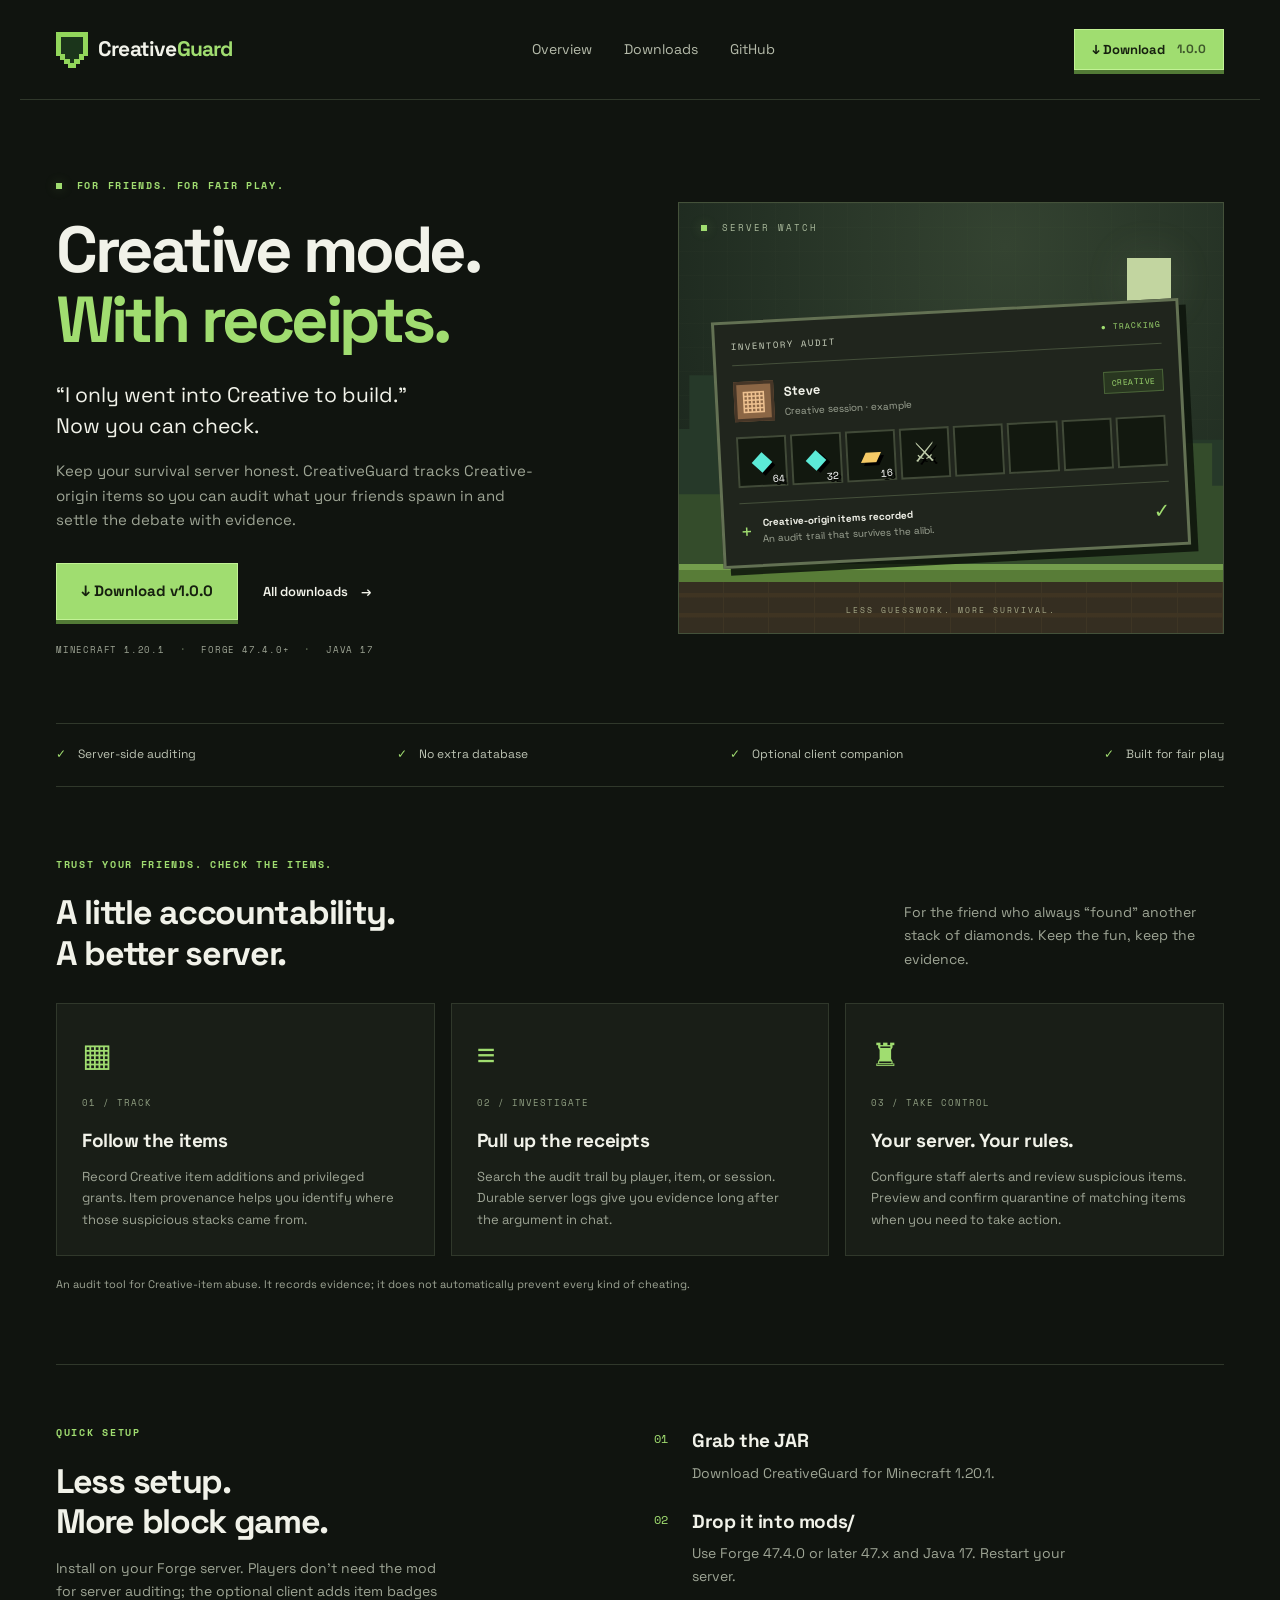
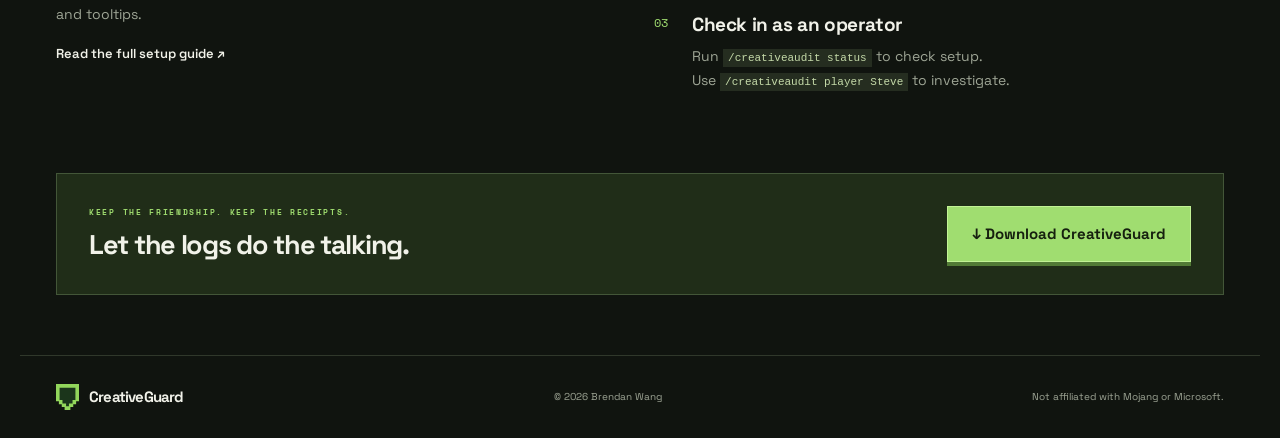
<file: site/index.html>
<!doctype html><html lang="en"><head><meta charset="UTF-8"><meta name="viewport" content="width=device-width,initial-scale=1"><meta name="theme-color" content="#10150f"><meta name="description" content="CreativeGuard is a Minecraft Forge mod that tracks Creative-origin items and gives your friend server an audit trail."><title>Overview · CreativeGuard</title><link rel="icon" href="mark.svg" type="image/svg+xml"><link rel="stylesheet" href="style.css"></head><body><header><a class="brand" href="index.html"><img src="mark.svg" width="32" height="36" alt="">Creative<span>Guard</span></a><nav aria-label="Main navigation"><a href="index.html">Overview</a><a href="downloads.html">Downloads</a><a class="github" href="https://github.com/brendanwang/CreativeGuardMC">GitHub</a></nav><a class="button small" href="https://github.com/brendanwang/CreativeGuardMC/releases/download/v1.0.0/creativeguard-1.0.0.jar">↓ Download <span>1.0.0</span></a></header><main><section class="hero"><div class="hero-copy"><div class="eyebrow"><span class="dot"></span> FOR FRIENDS. FOR FAIR PLAY.</div><h1>Creative mode.<br><em>With receipts.</em></h1><p class="lead">“I only went into Creative to build.”<br>Now you can check.</p><p class="intro">Keep your survival server honest. CreativeGuard tracks Creative-origin items so you can audit what your friends spawn in and settle the debate with evidence.</p><div class="actions"><a class="button" href="https://github.com/brendanwang/CreativeGuardMC/releases/download/v1.0.0/creativeguard-1.0.0.jar">↓ Download v1.0.0</a><a class="text-link" href="downloads.html">All downloads <span>→</span></a></div><div class="compat">MINECRAFT 1.20.1 <b>·</b> FORGE 47.4.0+ <b>·</b> JAVA 17</div></div><div class="scene" aria-label="Illustrated example of a Creative inventory audit"><div class="scene-label"><span class="dot"></span> SERVER WATCH</div><div class="moon"></div><div class="mountain mountain-back"></div><div class="mountain"></div><div class="inventory"><div class="window-title"><span>INVENTORY AUDIT</span><span class="live">● TRACKING</span></div><div class="player"><div class="avatar">▦</div><div><strong>Steve</strong><small>Creative session · example</small></div><span class="tag">CREATIVE</span></div><div class="slots"><div class="slot diamond">◆<small>64</small></div><div class="slot diamond">◆<small>32</small></div><div class="slot gold">▰<small>16</small></div><div class="slot sword">⚔</div><div class="slot"></div><div class="slot"></div><div class="slot"></div><div class="slot"></div></div><div class="audit-line"><span>+</span><div><strong>Creative-origin items recorded</strong><small>An audit trail that survives the alibi.</small></div><span class="check">✓</span></div></div><div class="terrain"><i></i><i></i><i></i><i></i><i></i><i></i><i></i><i></i><i></i><i></i><i></i><i></i></div><div class="scene-bottom">LESS GUESSWORK. MORE SURVIVAL.</div></div></section><div class="strip"><span><i>✓</i> Server-side auditing</span><span><i>✓</i> No extra database</span><span><i>✓</i> Optional client companion</span><span><i>✓</i> Built for fair play</span></div><section class="features" id="features"><div class="section-heading"><div><div class="eyebrow">TRUST YOUR FRIENDS. CHECK THE ITEMS.</div><h2>A little accountability.<br>A better server.</h2></div><p>For the friend who always “found” another stack of diamonds. Keep the fun, keep the evidence.</p></div><div class="cards"><article><div class="pixel-icon">▦</div><span class="number">01 / TRACK</span><h3>Follow the items</h3><p>Record Creative item additions and privileged grants. Item provenance helps you identify where those suspicious stacks came from.</p></article><article><div class="pixel-icon">≡</div><span class="number">02 / INVESTIGATE</span><h3>Pull up the receipts</h3><p>Search the audit trail by player, item, or session. Durable server logs give you evidence long after the argument in chat.</p></article><article><div class="pixel-icon">♜</div><span class="number">03 / TAKE CONTROL</span><h3>Your server. Your rules.</h3><p>Configure staff alerts and review suspicious items. Preview and confirm quarantine of matching items when you need to take action.</p></article></div><p class="note">An audit tool for Creative-item abuse. It records evidence; it does not automatically prevent every kind of cheating.</p></section><section class="setup"><div><div class="eyebrow">QUICK SETUP</div><h2>Less setup.<br>More block game.</h2><p>Install on your Forge server. Players don’t need the mod for server auditing; the optional client adds item badges and tooltips.</p><a class="text-link" href="https://github.com/brendanwang/CreativeGuardMC#install">Read the full setup guide ↗</a></div><ol><li><span>01</span><div><h3>Grab the JAR</h3><p>Download CreativeGuard for Minecraft 1.20.1.</p></div></li><li><span>02</span><div><h3>Drop it into mods/</h3><p>Use Forge 47.4.0 or later 47.x and Java 17. Restart your server.</p></div></li><li><span>03</span><div><h3>Check in as an operator</h3><p>Run <code>/creativeaudit status</code> to check setup.<br>Use <code>/creativeaudit player Steve</code> to investigate.</p></div></li></ol></section><section class="cta"><div><div class="eyebrow">KEEP THE FRIENDSHIP. KEEP THE RECEIPTS.</div><h2>Let the logs do the talking.</h2></div><a class="button" href="https://github.com/brendanwang/CreativeGuardMC/releases/download/v1.0.0/creativeguard-1.0.0.jar">↓ Download CreativeGuard</a></section></main><footer><a class="brand" href="index.html"><img src="mark.svg" width="23" height="26" alt="">CreativeGuard</a><span>© 2026 Brendan Wang</span><span>Not affiliated with Mojang or Microsoft.</span></footer></body></html>
</file>
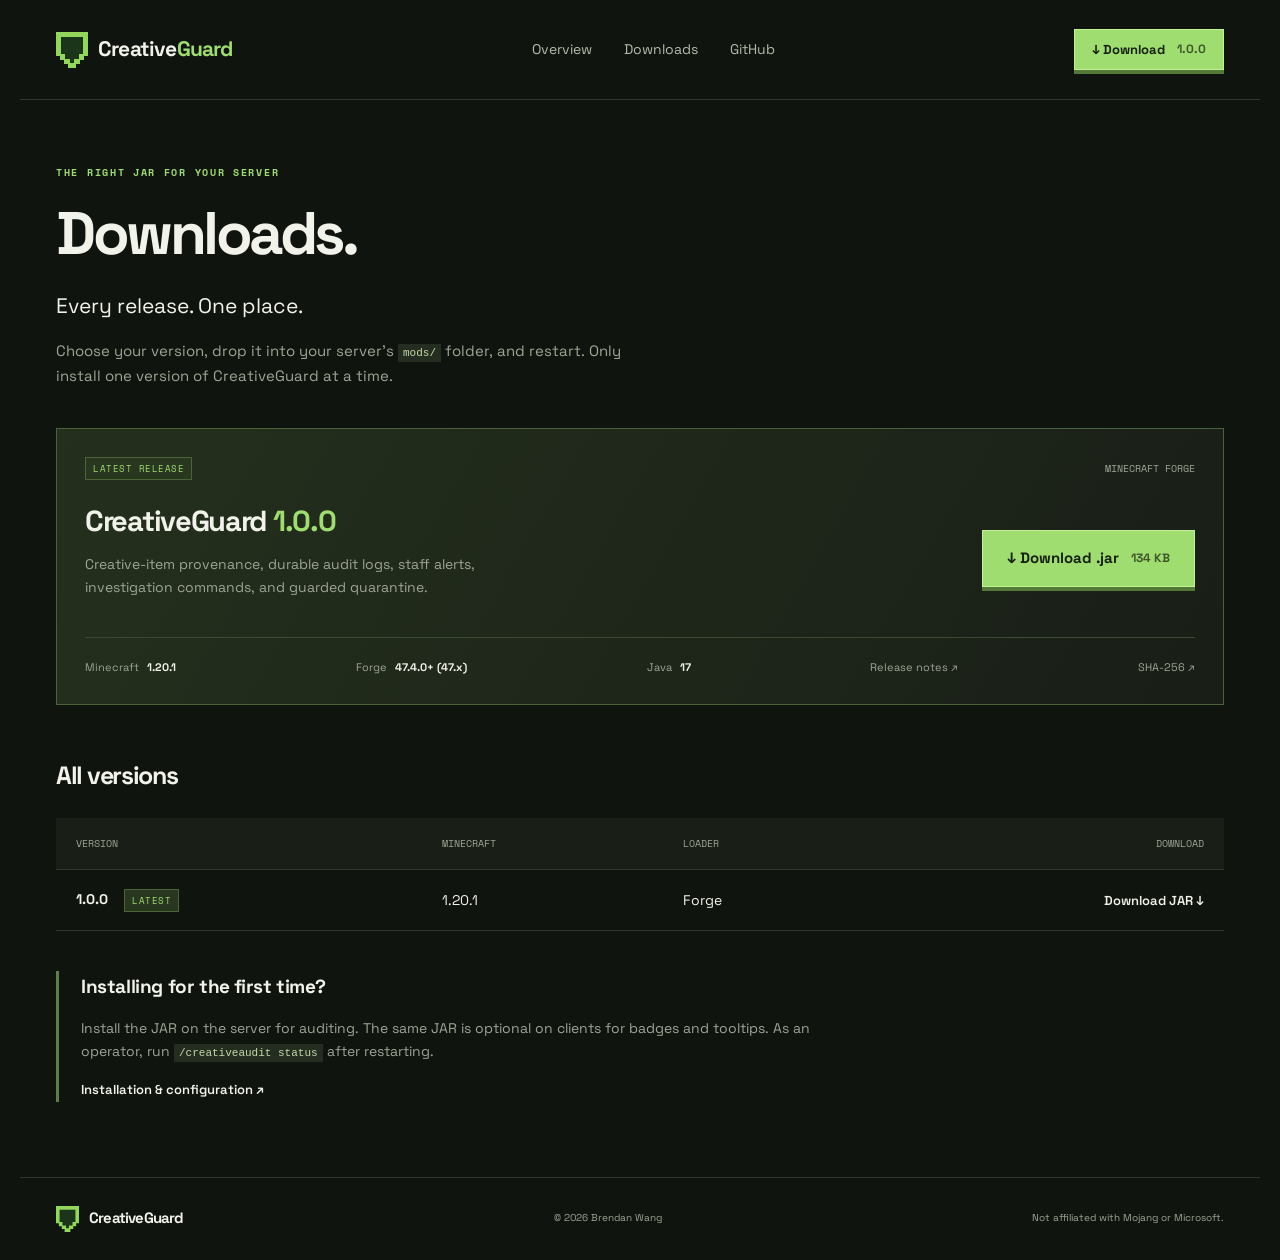
<file: site/downloads.html>
<!doctype html><html lang="en"><head><meta charset="UTF-8"><meta name="viewport" content="width=device-width,initial-scale=1"><meta name="theme-color" content="#10150f"><meta name="description" content="CreativeGuard is a Minecraft Forge mod that tracks Creative-origin items and gives your friend server an audit trail."><title>Downloads · CreativeGuard</title><link rel="icon" href="mark.svg" type="image/svg+xml"><link rel="stylesheet" href="style.css"></head><body><header><a class="brand" href="index.html"><img src="mark.svg" width="32" height="36" alt="">Creative<span>Guard</span></a><nav aria-label="Main navigation"><a href="index.html">Overview</a><a href="downloads.html">Downloads</a><a class="github" href="https://github.com/brendanwang/CreativeGuardMC">GitHub</a></nav><a class="button small" href="https://github.com/brendanwang/CreativeGuardMC/releases/download/v1.0.0/creativeguard-1.0.0.jar">↓ Download <span>1.0.0</span></a></header><main class="downloads"><div class="eyebrow">THE RIGHT JAR FOR YOUR SERVER</div><h1>Downloads.</h1><p class="lead">Every release. One place.</p><p class="intro">Choose your version, drop it into your server’s <code>mods/</code> folder, and restart. Only install one version of CreativeGuard at a time.</p><section class="release"><div class="release-top"><span class="tag">LATEST RELEASE</span><span class="muted">MINECRAFT FORGE</span></div><div class="release-main"><div><h2>CreativeGuard <span class="green">1.0.0</span></h2><p>Creative-item provenance, durable audit logs, staff alerts,<br>investigation commands, and guarded quarantine.</p></div><a class="button" href="https://github.com/brendanwang/CreativeGuardMC/releases/download/v1.0.0/creativeguard-1.0.0.jar">↓ Download .jar <span>134 KB</span></a></div><div class="release-meta"><span>Minecraft <strong>1.20.1</strong></span><span>Forge <strong>47.4.0+ (47.x)</strong></span><span>Java <strong>17</strong></span><a href="https://github.com/brendanwang/CreativeGuardMC/releases/tag/v1.0.0">Release notes ↗</a><a href="https://github.com/brendanwang/CreativeGuardMC/releases/download/v1.0.0/creativeguard-1.0.0.jar.sha256">SHA-256 ↗</a></div></section><section class="archive"><div class="section-heading"><h2>All versions</h2></div><div class="table-wrap"><table><thead><tr><th>Version</th><th>Minecraft</th><th>Loader</th><th>Download</th></tr></thead><tbody><tr><td><strong>1.0.0</strong> <span class="tag">LATEST</span></td><td>1.20.1</td><td>Forge</td><td><a class="text-link" href="https://github.com/brendanwang/CreativeGuardMC/releases/download/v1.0.0/creativeguard-1.0.0.jar">Download JAR ↓</a></td></tr></tbody></table></div></section><section class="install-note"><h3>Installing for the first time?</h3><p>Install the JAR on the server for auditing. The same JAR is optional on clients for badges and tooltips. As an operator, run <code>/creativeaudit status</code> after restarting.</p><a class="text-link" href="https://github.com/brendanwang/CreativeGuardMC#install">Installation & configuration ↗</a></section></main><footer><a class="brand" href="index.html"><img src="mark.svg" width="23" height="26" alt="">CreativeGuard</a><span>© 2026 Brendan Wang</span><span>Not affiliated with Mojang or Microsoft.</span></footer></body></html>
</file>
<file: site/style.css>
@import url('https://fonts.googleapis.com/css2?family=Space+Grotesk:wght@400;500;600;700&family=Space+Mono:wght@400;700&display=swap');
:root{--bg:#10140f;--panel:#191e17;--line:#30382b;--green:#a0dd70;--text:#f1f2e9;--muted:#9ea595}*{box-sizing:border-box}body{margin:0;background:var(--bg);color:var(--text);font-family:'Space Grotesk',sans-serif;font-size:15px;line-height:1.65}a{color:inherit;text-decoration:none}a:hover{color:var(--green)}a:focus-visible{outline:3px solid var(--green);outline-offset:6px}header,main,footer{max-width:1240px;margin:auto}header{height:100px;display:flex;align-items:center;justify-content:space-between;gap:24px;padding:0 36px;border-bottom:1px solid var(--line)}.brand{display:flex;align-items:center;gap:10px;font-weight:700;font-size:21px;letter-spacing:-.8px}.brand span{color:var(--green);margin-left:-10px}nav{display:flex;gap:32px;color:#b5bbaa;font-size:14px}.button{display:inline-flex;justify-content:center;align-items:center;gap:12px;background:var(--green);color:#16200f;font-weight:700;padding:15px 24px;border:1px solid #c2f295;box-shadow:0 4px 0 #527a36;transition:transform .15s,background .15s}.button:hover{background:#b5ee88;color:#10180a;transform:translateY(-2px)}.button span{font-size:12px;opacity:.7}.small{font-size:13px;padding:9px 17px}.hero{display:grid;grid-template-columns:1.05fr 1fr;gap:48px;padding:78px 36px 65px;align-items:center}.eyebrow{font-family:'Space Mono',monospace;font-size:10px;letter-spacing:1.7px;font-weight:700;color:var(--green);margin-bottom:20px}.dot{display:inline-block;width:6px;height:6px;background:var(--green);margin-right:7px;box-shadow:0 0 12px #9ddd7044}h1{font-size:65px;line-height:1.08;letter-spacing:-3.5px;margin:0 0 24px;font-weight:700}h1 em{font-style:normal;color:var(--green)}.lead{font-size:21px;line-height:1.5;margin:0 0 17px}.intro{color:var(--muted);max-width:480px;font-size:15px;margin:0 0 30px}.actions{display:flex;gap:25px;align-items:center}.text-link{font-size:13px;font-weight:600}.text-link span{margin-left:10px}.compat{font-family:'Space Mono',monospace;font-size:9px;letter-spacing:.8px;color:var(--muted);margin-top:23px}.compat b{padding:0 8px;color:#57644e}.scene{position:relative;isolation:isolate;height:432px;background:radial-gradient(ellipse at 65% 15%,#344331 0,transparent 65%),#1a251c;border:1px solid #44513a;overflow:hidden;background-image:linear-gradient(#62754a09 1px,transparent 1px),linear-gradient(90deg,#62754a09 1px,transparent 1px),radial-gradient(ellipse at 60% 10%,#344331,#17221a);background-size:24px 24px,24px 24px,auto}.scene-label{position:absolute;left:22px;top:18px;font:9px 'Space Mono',monospace;letter-spacing:2px;color:#aaba9c}.moon{width:44px;height:44px;background:#c2d5a0;position:absolute;right:52px;top:55px;box-shadow:0 0 45px #c2d5a022}.mountain{position:absolute;bottom:45px;left:-10%;width:120%;height:170px;background:#344c2b;clip-path:polygon(0 45%,15% 45%,15% 30%,25% 30%,25% 50%,42% 50%,42% 70%,60% 70%,60% 35%,73% 35%,73% 15%,90% 15%,90% 40%,100% 40%,100% 100%,0 100%)}.mountain-back{bottom:75px;transform:scaleX(-1);background:#263929;height:215px}.inventory{position:absolute;z-index:2;top:107px;left:7%;width:86%;background:#20251d;border:3px solid #637153;box-shadow:7px 7px 0 #0c130bd9;transform:rotate(-3deg);padding:16px}.window-title{display:flex;justify-content:space-between;font:9px 'Space Mono',monospace;letter-spacing:1px;color:#ccd4bf;border-bottom:1px solid #45503b;padding-bottom:12px}.live{color:var(--green);font-size:8px}.player{display:flex;gap:10px;align-items:center;margin:15px 0}.avatar{background:#8b6645;border:3px solid #463627;color:#edc08f;font-size:28px;width:40px;height:40px;line-height:30px;text-align:center}.player strong{font-size:13px}.player small,.audit-line small{display:block;font-size:10px;color:var(--muted)}.tag{display:inline-block;color:var(--green);border:1px solid #4a6438;background:#293720;font:9px 'Space Mono',monospace;padding:4px 7px;letter-spacing:.5px}.player .tag{margin-left:auto;font-size:8px}.slots{display:grid;grid-template-columns:repeat(8,1fr);gap:4px}.slot{aspect-ratio:1;background:#12180f;border:2px solid #414a38;position:relative;display:flex;align-items:center;justify-content:center;font-size:27px;text-shadow:3px 3px #000}.slot small{position:absolute;right:2px;bottom:-2px;font:10px 'Space Mono',monospace;color:white}.diamond{color:#5cead7}.gold{color:#f5ca66}.sword{color:#becba9}.audit-line{border-top:1px solid #45503b;margin-top:15px;padding-top:12px;display:flex;align-items:center;gap:10px;font-size:10px}.audit-line>span{color:var(--green);font-size:20px}.check{margin-left:auto}.terrain{display:flex;position:absolute;bottom:0;height:63px;width:100%;background:#352e21;border-top:12px solid #587c37;box-shadow:0 -6px #739d4c}.terrain i{flex:1;border-right:1px solid #473b28;background:repeating-linear-gradient(0deg,transparent 0 15px,#483924 16px 20px);opacity:.55}.scene-bottom{position:absolute;bottom:17px;width:100%;text-align:center;font:8px 'Space Mono',monospace;letter-spacing:2px;color:#aaac8a}.strip{margin:0 36px;border-top:1px solid var(--line);border-bottom:1px solid var(--line);display:flex;justify-content:space-between;padding:21px 0;font-size:12px;color:#bdc4b4}.strip i{color:var(--green);font-style:normal;padding-right:9px}.features{padding:70px 36px 60px}.section-heading{display:flex;justify-content:space-between;align-items:end;gap:30px;margin-bottom:28px}h2{font-size:34px;line-height:1.2;letter-spacing:-1.3px;margin:0}.section-heading p{color:var(--muted);max-width:320px;font-size:14px;margin:0 0 4px}.cards{display:grid;grid-template-columns:repeat(3,1fr);gap:16px}.cards article{background:var(--panel);border:1px solid var(--line);padding:25px}.pixel-icon{color:var(--green);font-size:32px;height:60px}.number{color:#8f9e81;font:9px 'Space Mono',monospace;letter-spacing:1px}h3{font-size:19px;margin:12px 0 9px;letter-spacing:-.4px}.cards p{color:var(--muted);font-size:13px;margin:0}.note{font-size:11px;color:var(--muted);margin-top:19px}.setup{border-top:1px solid var(--line);display:grid;grid-template-columns:1fr 1.1fr;gap:80px;margin:0 36px;padding:60px 0}.setup p{color:var(--muted);font-size:14px;max-width:400px}.setup ol{list-style:none;padding:0;margin:0}.setup li{display:flex;gap:24px;padding:0 0 21px}.setup li>span{font:12px 'Space Mono',monospace;color:var(--green);padding-top:5px}.setup h3{margin:0}.setup li p{margin:5px 0 0}code{font-size:11px;background:#252d20;color:#c5daa9;padding:3px 5px}.cta{display:flex;justify-content:space-between;align-items:center;gap:30px;margin:0 36px 60px;padding:32px;background:#202d18;border:1px solid #435638}.cta .eyebrow{font-size:8px;margin-bottom:10px}.cta h2{font-size:27px}footer{display:flex;gap:25px;justify-content:space-between;align-items:center;border-top:1px solid var(--line);padding:28px 36px;color:var(--muted);font-size:10px}footer .brand{font-size:15px;color:var(--text)}.downloads{padding:65px 36px 75px;min-height:calc(100vh - 188px)}.downloads h1{font-size:60px}.green{color:var(--green)}.downloads .intro{max-width:610px}.release{margin:40px 0 55px;border:1px solid #4b613b;background:linear-gradient(120deg,#24301d,#191e17);padding:28px}.release-top,.release-main,.release-meta{display:flex;justify-content:space-between;align-items:center;gap:20px}.muted{font:10px 'Space Mono',monospace;color:var(--muted)}.release-main{margin:24px 0}.release-main h2{font-size:29px}.release-main p{color:var(--muted);font-size:14px}.release-meta{border-top:1px solid #3b4a30;padding-top:20px;font-size:11px;color:var(--muted);flex-wrap:wrap}.release-meta strong{color:var(--text);padding-left:5px}.archive h2{font-size:25px}.table-wrap{overflow:auto}table{border-collapse:collapse;width:100%;text-align:left;white-space:nowrap}th{font:10px 'Space Mono',monospace;color:var(--muted);text-transform:uppercase;background:var(--panel)}td,th{padding:18px 20px;border-bottom:1px solid var(--line)}td{font-size:14px}td .tag{margin-left:12px}td:last-child,th:last-child{text-align:right}.install-note{margin-top:40px;padding-left:22px;border-left:3px solid #607c48}.install-note p{color:var(--muted);font-size:14px;max-width:760px}
@media(min-width:1400px){.hero{padding-top:95px;padding-bottom:80px}}@media(max-width:1000px){h1{font-size:51px}.hero{gap:25px}.scene{height:400px}.slot{font-size:20px}.compat{font-size:8px}.actions{gap:15px}.button{padding:13px 18px}.inventory{left:4%;width:92%;padding:11px}.player .tag{font-size:7px}.setup{gap:40px}footer{flex-wrap:wrap}.release-main{align-items:start;flex-direction:column}}@media(max-width:720px){header{height:auto;padding:20px;flex-wrap:wrap;gap:18px}.brand{font-size:19px}header nav{order:3;width:100%;gap:25px;font-size:13px}.small{margin-left:auto}.small span{display:none}.hero{grid-template-columns:1fr;padding:45px 20px 35px;gap:38px}h1{font-size:54px}.scene{height:385px;max-width:500px;width:100%;margin:auto}.inventory{top:90px;left:7%;width:86%;padding:16px}.slot{font-size:26px}.strip{margin:0 20px;display:grid;grid-template-columns:1fr 1fr;gap:15px;font-size:10px}.features{padding:45px 20px}.section-heading{align-items:start;flex-direction:column;gap:20px}.cards{grid-template-columns:1fr}.cards article{padding:24px}.pixel-icon{float:right}.cards p{max-width:430px}h2{font-size:30px}.setup{grid-template-columns:1fr;margin:0 20px;padding:40px 0;gap:30px}.cta{margin:0 20px 40px;flex-direction:column;align-items:start;padding:25px}.cta h2{font-size:25px}footer{padding:25px 20px;gap:16px}footer .brand{width:100%}.downloads{padding:45px 20px}.downloads h1{font-size:48px}.release{padding:20px}.release-main h2{font-size:25px}.release-meta{justify-content:start}.release-top{gap:10px}.muted{font-size:8px}td,th{padding:15px 12px}td .tag{display:none}.archive .section-heading{gap:12px}.actions{flex-wrap:wrap}}
</file>
